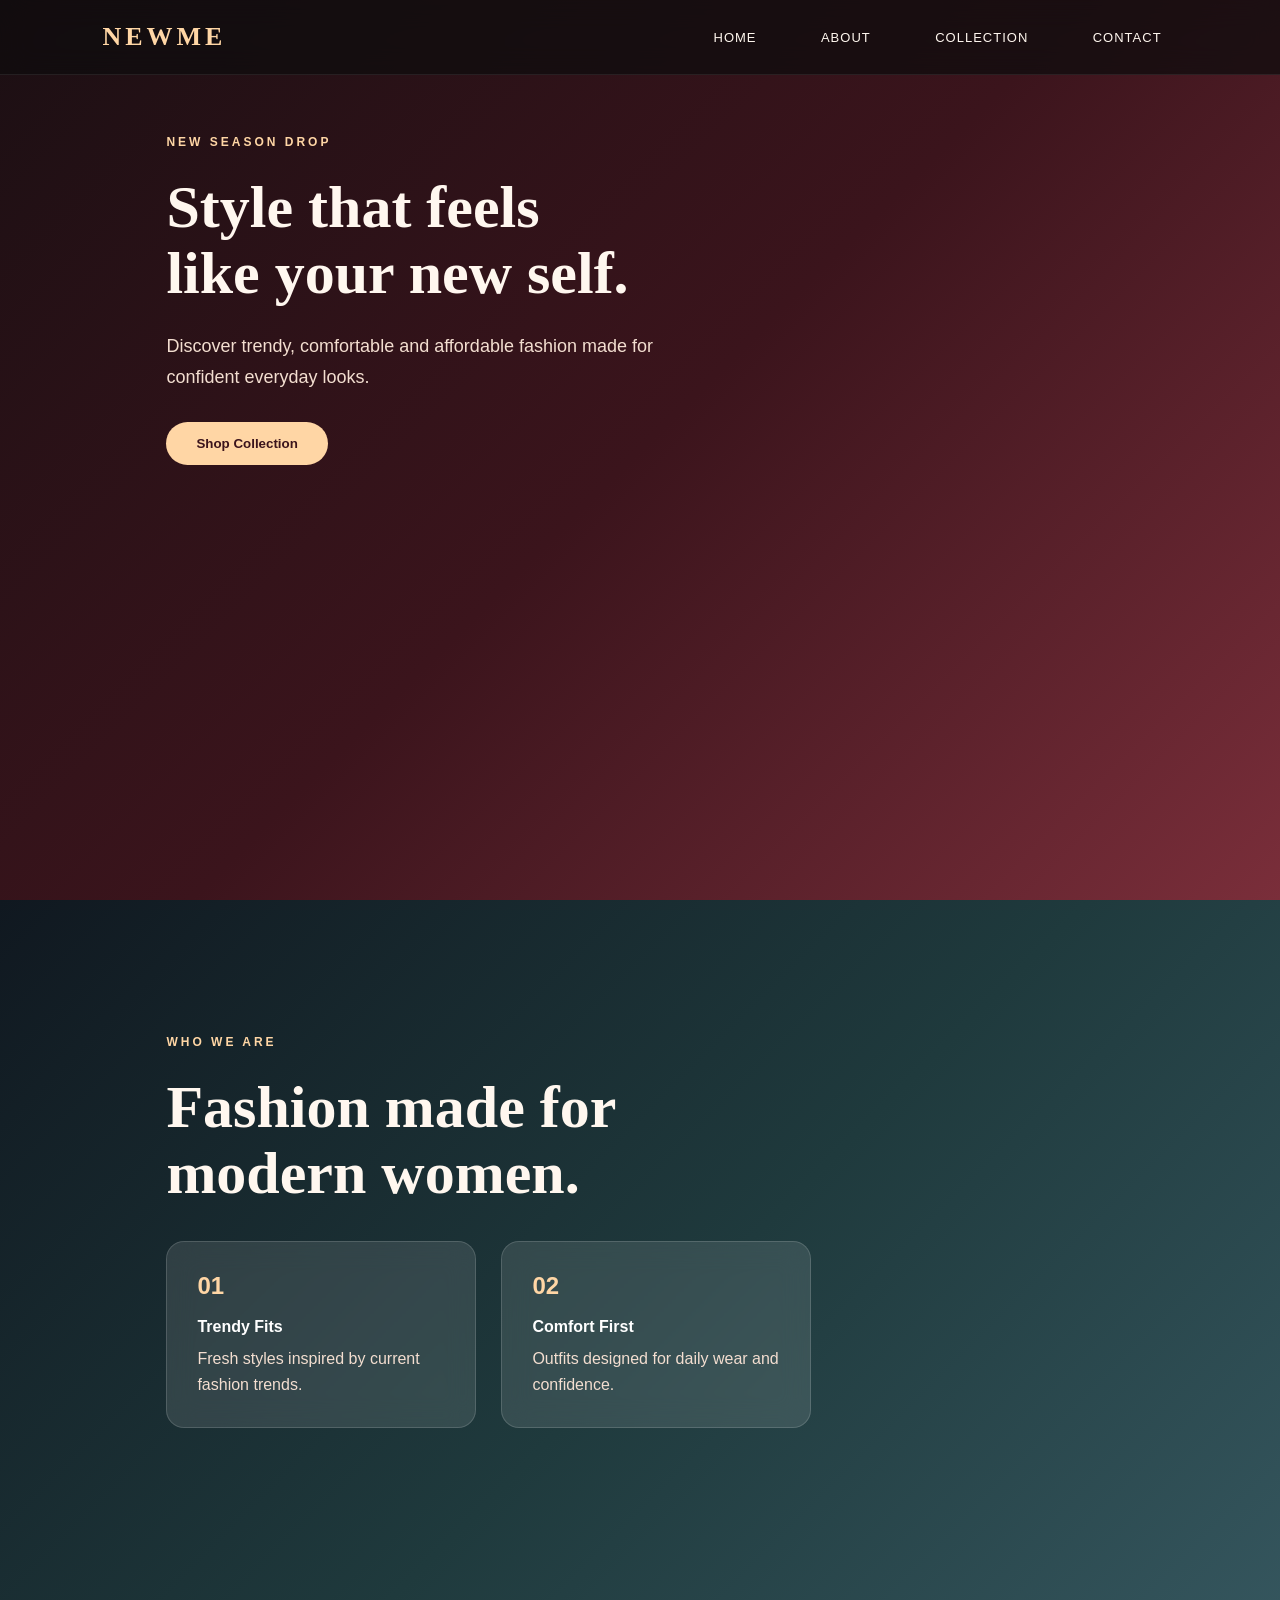
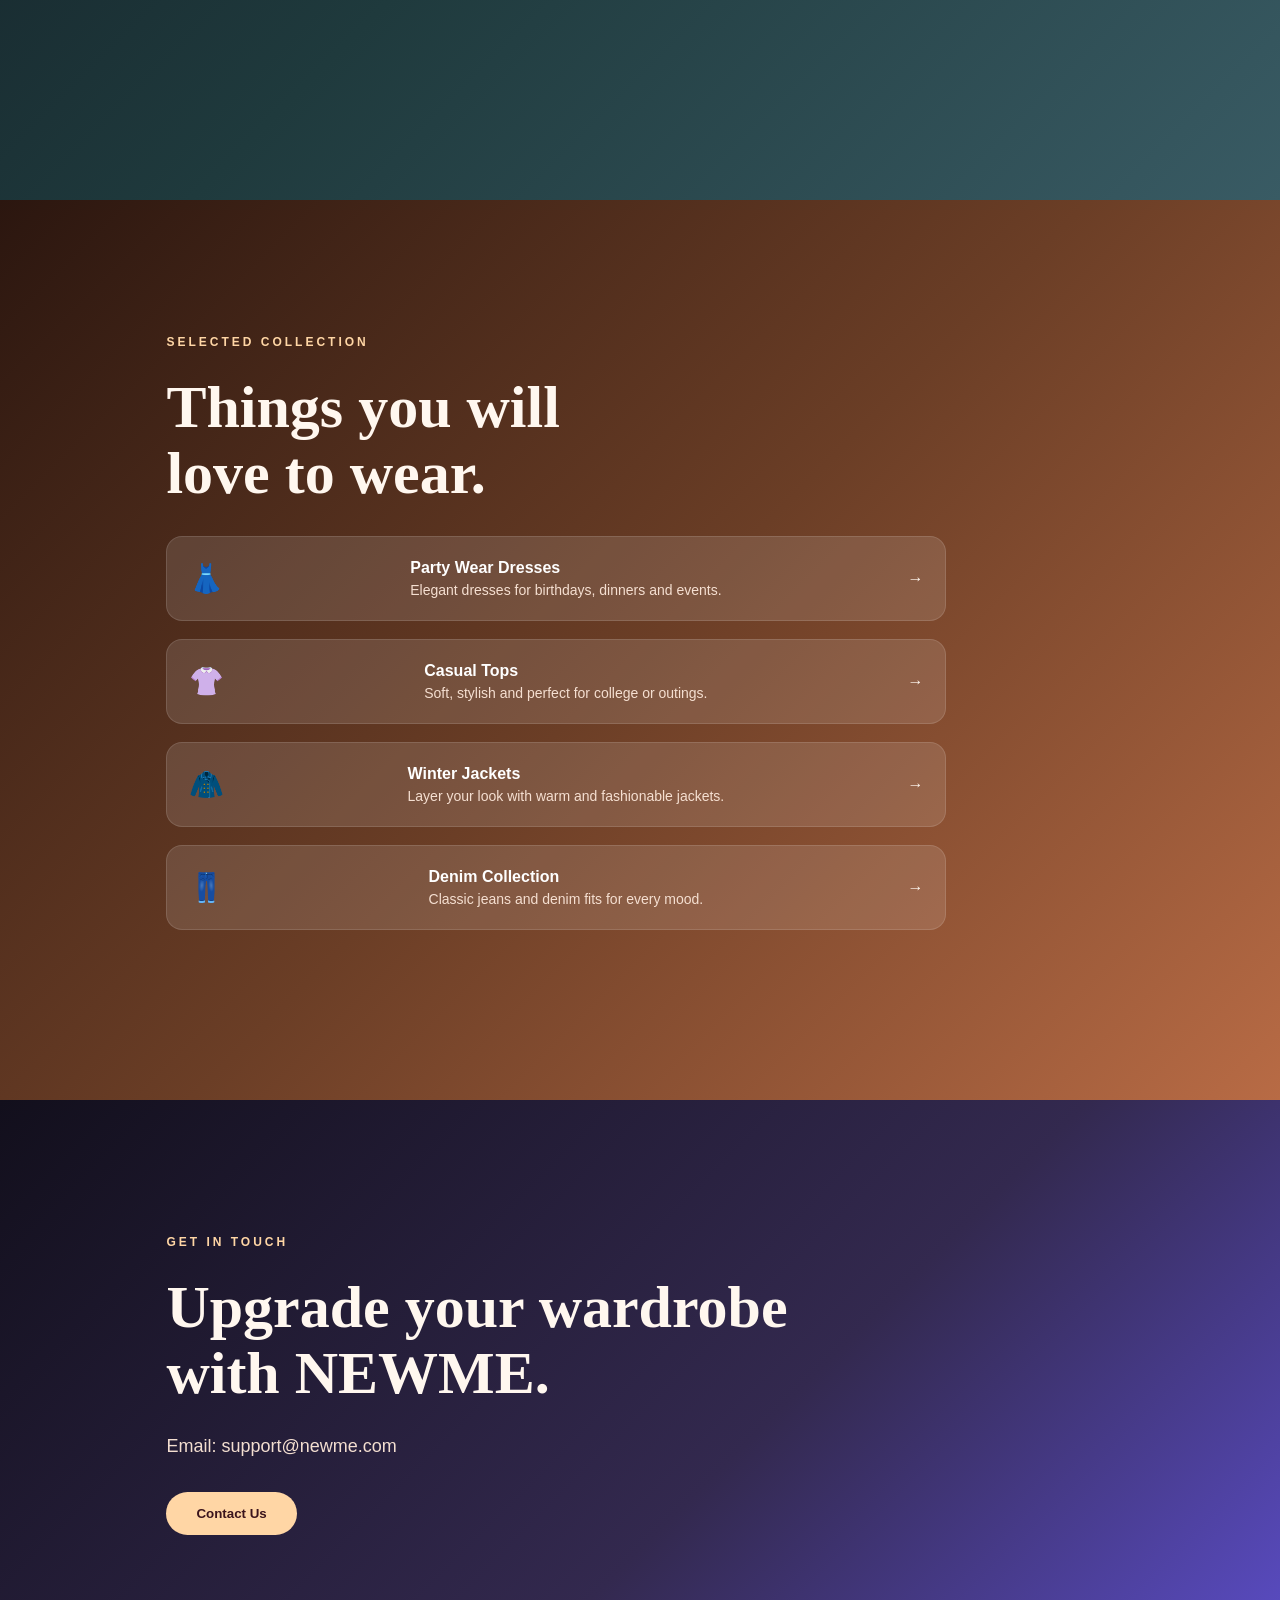
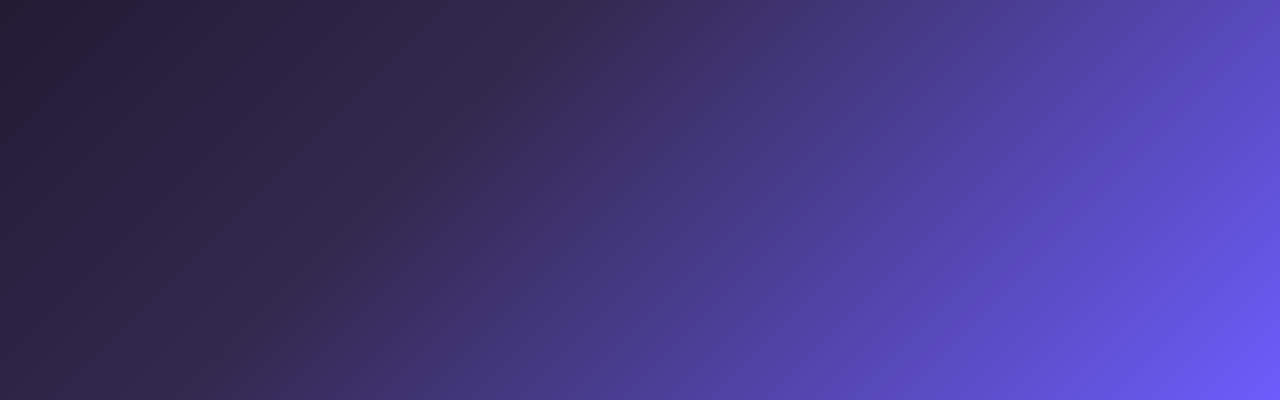
<file: SCT_WP_1/index.html>
<!DOCTYPE html>
<html lang="en">
<head>
  <meta charset="UTF-8" />
  <meta name="viewport" content="width=device-width, initial-scale=1.0" />
  <title>NEWME Clothing</title>
  <link rel="stylesheet" href="style.css" />
</head>
<body>

  <header id="navbar">
    <div class="logo">NEWME</div>

    <nav>
      <a href="#home">HOME</a>
      <a href="#about">ABOUT</a>
      <a href="#collection">COLLECTION</a>
      <a href="#contact">CONTACT</a>
    </nav>
  </header>

  <section id="home" class="hero section">
    <p class="small-text">NEW SEASON DROP</p>
    <h1>Style that feels<br>like your new self.</h1>
    <p class="desc">
      Discover trendy, comfortable and affordable fashion made for confident everyday looks.
    </p>
    <button>Shop Collection</button>
  </section>

  <section id="about" class="about section">
    <p class="small-text">WHO WE ARE</p>
    <h2>Fashion made for<br>modern women.</h2>

    <div class="cards">
      <div class="card">
        <h3>01</h3>
        <h4>Trendy Fits</h4>
        <p>Fresh styles inspired by current fashion trends.</p>
      </div>

      <div class="card">
        <h3>02</h3>
        <h4>Comfort First</h4>
        <p>Outfits designed for daily wear and confidence.</p>
      </div>
    </div>
  </section>

  <section id="collection" class="work section">
    <p class="small-text">SELECTED COLLECTION</p>
    <h2>Things you will<br>love to wear.</h2>

    <div class="list">
      <div class="item">
        <span>👗</span>
        <div>
          <h4>Party Wear Dresses</h4>
          <p>Elegant dresses for birthdays, dinners and events.</p>
        </div>
        <b>→</b>
      </div>

      <div class="item">
        <span>👚</span>
        <div>
          <h4>Casual Tops</h4>
          <p>Soft, stylish and perfect for college or outings.</p>
        </div>
        <b>→</b>
      </div>

      <div class="item">
        <span>🧥</span>
        <div>
          <h4>Winter Jackets</h4>
          <p>Layer your look with warm and fashionable jackets.</p>
        </div>
        <b>→</b>
      </div>

      <div class="item">
        <span>👖</span>
        <div>
          <h4>Denim Collection</h4>
          <p>Classic jeans and denim fits for every mood.</p>
        </div>
        <b>→</b>
      </div>
    </div>
  </section>

  <section id="contact" class="contact section">
    <p class="small-text">GET IN TOUCH</p>
    <h2>Upgrade your wardrobe<br>with NEWME.</h2>
    <p class = "desc" >
        Email: support@newme.com
        </p>
    <button>Contact Us</button>
  </section>

  <script src="script.js"></script>
</body>
</html>
</file>
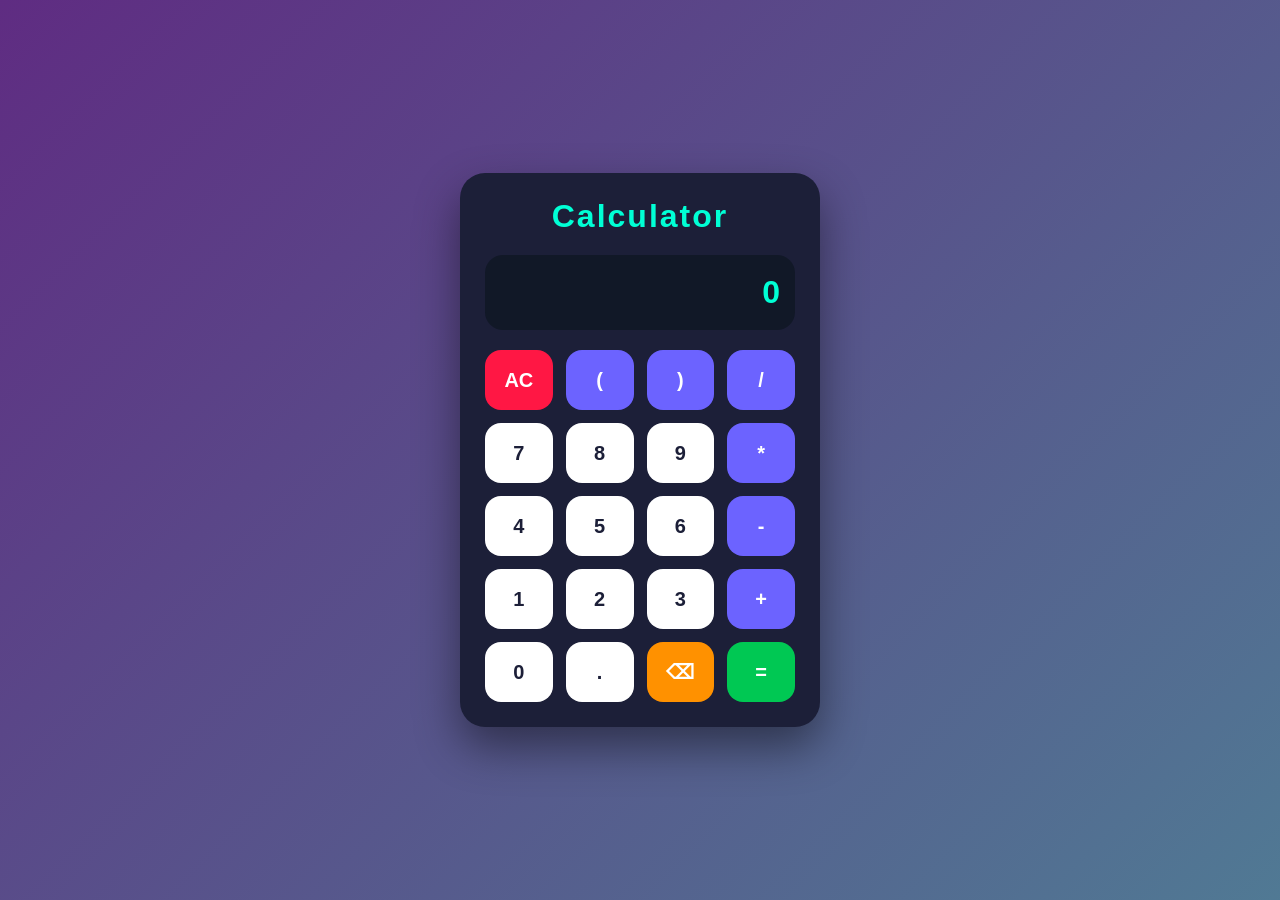
<file: SCT_WP_2/index.html>
<!DOCTYPE html>
<html lang="en">
<head>
  <meta charset="UTF-8">
  <meta name="viewport" content="width=device-width, initial-scale=1.0">
  <title>Calculator Web Application</title>
  <link rel="stylesheet" href="style.css">
</head>
<body>

  <div class="calculator">
    <h1>Calculator</h1>

    <input type="text" id="display" placeholder="0" readonly>

    <div class="buttons">
      <button class="clear">AC</button>
      <button class="operator">(</button>
      <button class="operator">)</button>
      <button class="operator">/</button>

      <button>7</button>
      <button>8</button>
      <button>9</button>
      <button class="operator">*</button>

      <button>4</button>
      <button>5</button>
      <button>6</button>
      <button class="operator">-</button>

      <button>1</button>
      <button>2</button>
      <button>3</button>
      <button class="operator">+</button>

      <button>0</button>
      <button>.</button>
      <button class="backspace">⌫</button>
      <button class="equal">=</button>
    </div>
  </div>

  <script src="script.js"></script>
</body>
</html>
</file>
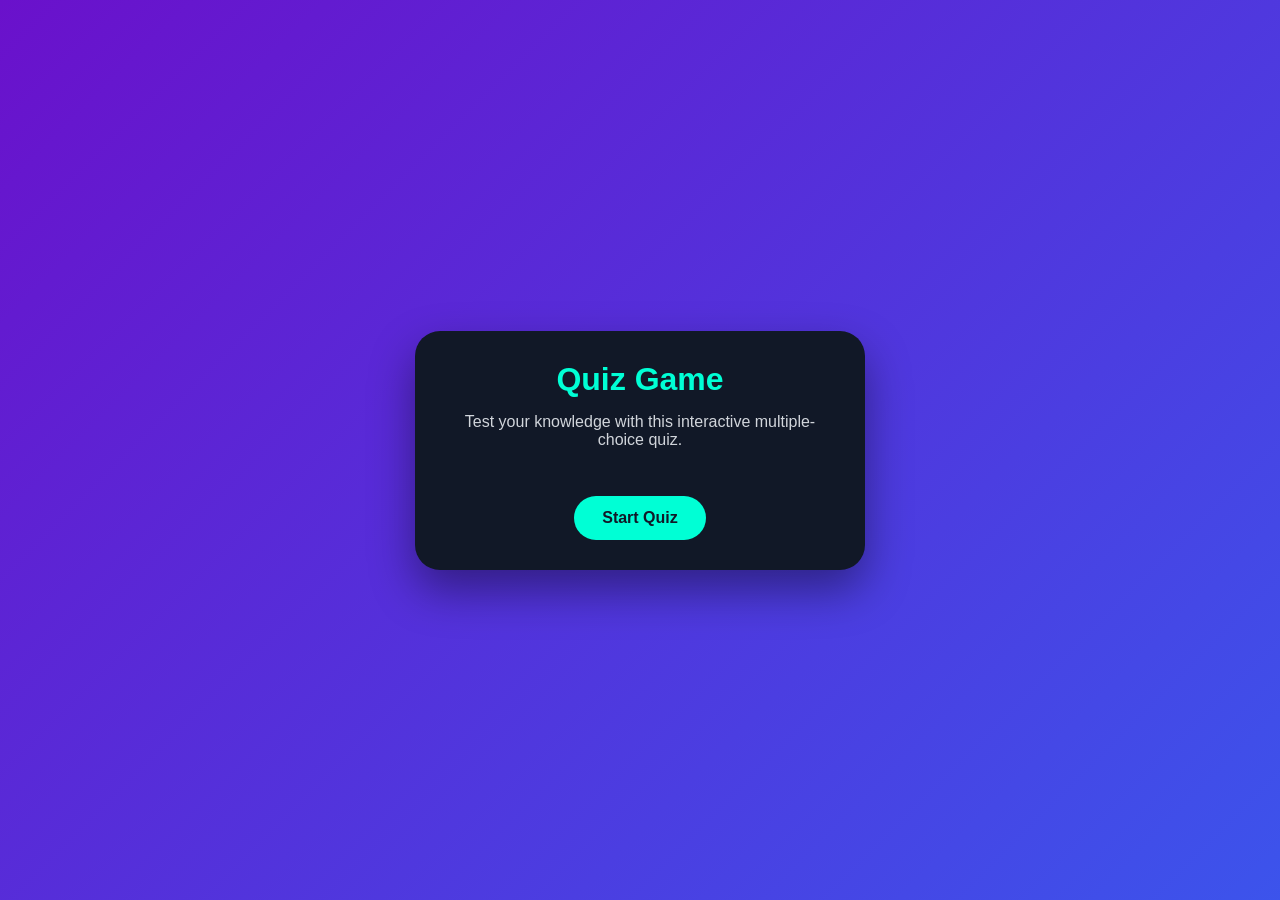
<file: SCT_WP_3/index.html>
<!DOCTYPE html>
<html lang="en">
<head>
  <meta charset="UTF-8" />
  <meta name="viewport" content="width=device-width, initial-scale=1.0" />
  <title>Quiz Game Application</title>
  <link rel="stylesheet" href="style.css" />
</head>
<body>

  <div class="quiz-container">

    <div class="start-screen" id="startScreen">
      <h1>Quiz Game</h1>
      <p>Test your knowledge with this interactive multiple-choice quiz.</p>
      <button id="startBtn">Start Quiz</button>
    </div>

    <div class="quiz-box hide" id="quizBox">
      <div class="top-bar">
        <span id="questionCount">Question 1/10</span>
        <span id="timer">15s</span>
      </div>

      <div class="progress">
        <div class="progress-bar" id="progressBar"></div>
      </div>

      <h2 id="question">Question text</h2>

      <div class="options" id="options"></div>

      <button id="nextBtn">Next</button>
    </div>

    <div class="result-box hide" id="resultBox">
      <h1>Quiz Completed!</h1>
      <h2 id="scoreText"></h2>
      <p id="message"></p>
      <button id="restartBtn">Restart Quiz</button>
    </div>

  </div>

  <script src="script.js"></script>
</body>
</html>
</file>
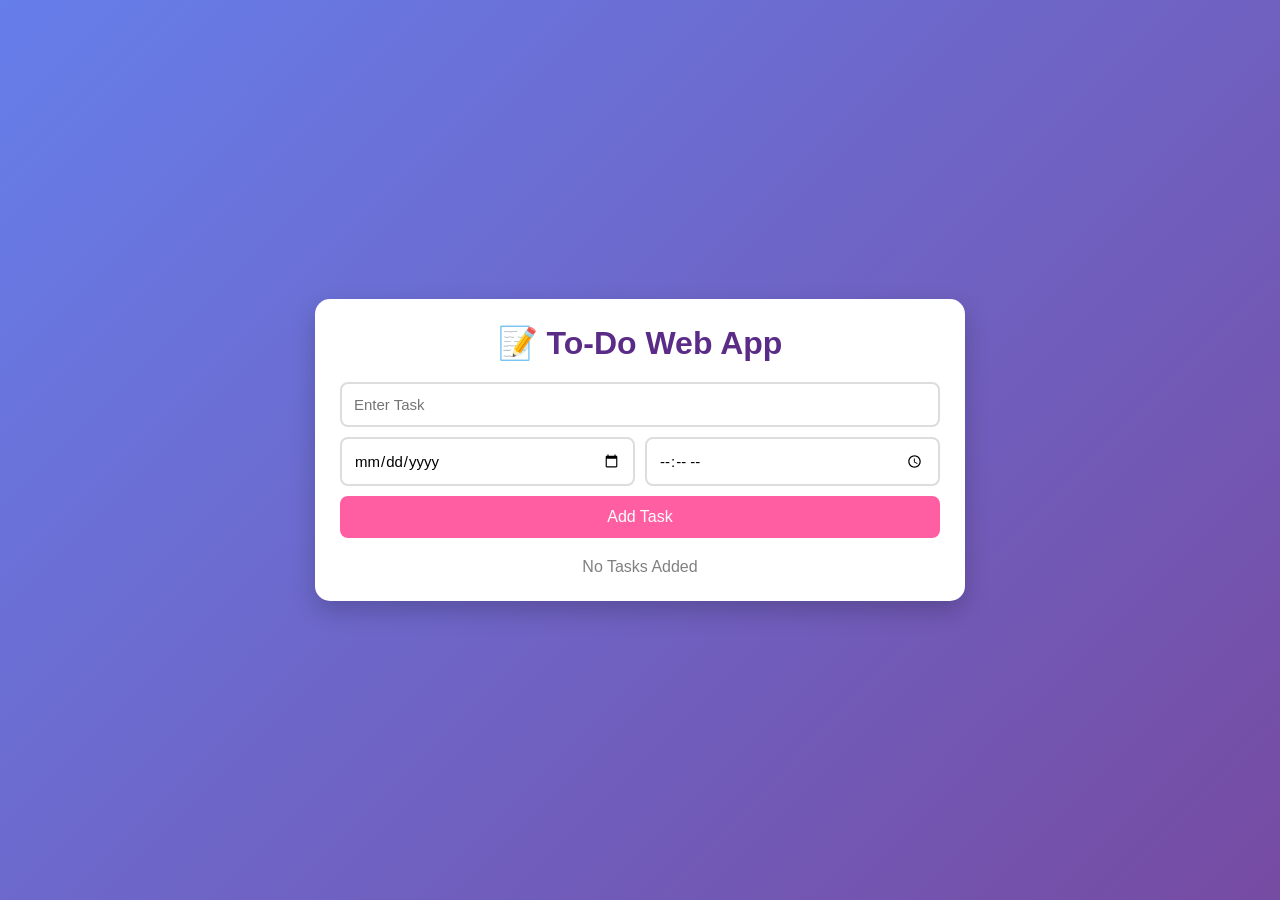
<file: SCT_WP_4/inex.html>
<!DOCTYPE html>
<html lang="en">
<head>
    <meta charset="UTF-8">
    <meta name="viewport" content="width=device-width, initial-scale=1.0">
    <title>To-Do Web App</title>

    <link rel="stylesheet" href="style.css">
</head>
<body>

<div class="container">

    <h1>📝 To-Do Web App</h1>

    <div class="input-box">

        <input type="text" id="taskInput" placeholder="Enter Task">

        <input type="date" id="dateInput">

        <input type="time" id="timeInput">

        <button id="addBtn">Add Task</button>

    </div>

    <ul id="taskList"></ul>

    <p id="emptyMsg">No Tasks Added</p>

</div>

<script src="script.js"></script>

</body>
</html>
</file>
<file: SCT_WP_1/style.css>
* {
  margin: 0;
  padding: 0;
  box-sizing: border-box;
}

html {
  scroll-behavior: smooth;
}

body {
  background: #0f0d0e;
  color: #fff7ef;
  font-family: "Poppins", sans-serif;
}

/* Header / Navbar */
header {
  position: fixed;
  top: 0;
  width: 100%;
  padding: 22px 8%;
  display: flex;
  justify-content: space-between;
  align-items: center;
  background: rgba(15, 13, 14, 0.75);
  backdrop-filter: blur(14px);
  z-index: 1000;
  transition: all 0.4s ease;
  border-bottom: 1px solid rgba(255, 255, 255, 0.08);
}

/* Navbar after scrolling */
header.scrolled {
  background: linear-gradient(90deg, #3b141c, #7a2e3a);
  padding: 14px 8%;
  box-shadow: 0 8px 25px rgba(0, 0, 0, 0.45);
}

.logo {
  font-size: 26px;
  font-weight: 700;
  letter-spacing: 4px;
  color: #ffd6a5;
  font-family: "Playfair Display", serif;
}

nav a {
  color: #fff7ef;
  text-decoration: none;
  font-size: 13px;
  margin-left: 28px;
  padding: 8px 16px;
  border-radius: 25px;
  transition: 0.3s ease;
  font-weight: 500;
  letter-spacing: 1px;
}

/* Menu hover effect */
nav a:hover {
  background: #ffd6a5;
  color: #3b141c;
  box-shadow: 0 0 15px rgba(255, 214, 165, 0.5);
}

/* Common section style */
.section {
  min-height: 100vh;
  padding: 135px 13%;
}

/* Background color combinations */
.hero {
  background: linear-gradient(135deg, #1b0f13, #3b141c, #7a2e3a);
}

.about {
  background: linear-gradient(135deg, #101820, #1f3a3d, #395b64);
}

.work {
  background: linear-gradient(135deg, #2b160f, #6b3e26, #b86b45);
}

.contact {
  background: linear-gradient(135deg, #120f1c, #33294f, #6d5dfc);
}

.small-text {
  font-size: 12px;
  letter-spacing: 3px;
  color: #ffd6a5;
  margin-bottom: 25px;
  font-weight: 600;
}

h1, h2 {
  font-family: "Playfair Display", serif;
  font-size: 60px;
  line-height: 1.1;
  margin-bottom: 25px;
  color: #fff7ef;
}

.desc {
  max-width: 540px;
  font-size: 18px;
  color: #f3ded0;
  margin-bottom: 30px;
  line-height: 1.7;
}

button {
  padding: 14px 30px;
  border: none;
  border-radius: 30px;
  background: #ffd6a5;
  color: #3b141c;
  font-weight: 700;
  cursor: pointer;
  transition: 0.3s ease;
  font-family: "Poppins", sans-serif;
}

button:hover {
  background: #fff7ef;
  transform: translateY(-4px);
  box-shadow: 0 10px 25px rgba(255, 214, 165, 0.4);
}

/* Cards */
.cards {
  display: flex;
  gap: 25px;
  margin-top: 35px;
  flex-wrap: wrap;
}

.card {
  width: 310px;
  padding: 30px;
  border-radius: 18px;
  background: rgba(255, 255, 255, 0.11);
  backdrop-filter: blur(14px);
  transition: 0.3s ease;
  border: 1px solid rgba(255, 255, 255, 0.15);
}

.card:hover {
  transform: translateY(-10px);
  background: rgba(255, 255, 255, 0.19);
  box-shadow: 0 15px 30px rgba(0,0,0,0.3);
}

.card h3 {
  color: #ffd6a5;
  margin-bottom: 18px;
  font-size: 24px;
}

.card h4 {
  margin-bottom: 10px;
  color: #ffffff;
}

.card p {
  color: #f3ded0;
  line-height: 1.6;
}

/* Collection list */
.list {
  max-width: 780px;
  margin-top: 30px;
}

.item {
  display: flex;
  align-items: center;
  gap: 20px;
  justify-content: space-between;
  padding: 22px;
  margin-bottom: 18px;
  border-radius: 16px;
  background: rgba(255,255,255,0.12);
  transition: 0.3s ease;
  border: 1px solid rgba(255,255,255,0.12);
}

.item:hover {
  background: rgba(255,255,255,0.22);
  transform: translateX(10px);
  box-shadow: 0 12px 25px rgba(0,0,0,0.25);
}

.item span {
  font-size: 28px;
}

.item h4 {
  color: #ffffff;
  margin-bottom: 5px;
}

.item p {
  color: #f5dfd1;
  font-size: 14px;
}

/* Responsive */
@media (max-width: 768px) {
  header {
    padding: 18px 6%;
    flex-direction: column;
    gap: 14px;
  }

  header.scrolled {
    padding: 14px 6%;
  }

  nav a {
    margin-left: 5px;
    font-size: 11px;
    padding: 7px 10px;
  }

  .section {
    padding: 145px 8%;
  }

  h1, h2 {
    font-size: 40px;
  }

  .desc {
    font-size: 16px;
  }

  .card {
    width: 100%;
  }

  .item {
    align-items: flex-start;
  }
}
</file>
<file: SCT_WP_2/style.css>
* {
  margin: 0;
  padding: 0;
  box-sizing: border-box;
  font-family: "Poppins", sans-serif;
}

body {
  min-height: 100vh;
  background: linear-gradient(135deg, #5f2c82, #49a09d, #ff6a00);
  background-size: 300% 300%;
  animation: gradientMove 10s ease infinite;
  display: flex;
  justify-content: center;
  align-items: center;
}

@keyframes gradientMove {
  0% {
    background-position: 0% 50%;
  }
  50% {
    background-position: 100% 50%;
  }
  100% {
    background-position: 0% 50%;
  }
}

.calculator {
  width: 360px;
  padding: 25px;
  border-radius: 25px;
  background: #1c1f38;
  box-shadow: 0 20px 45px rgba(0, 0, 0, 0.45);
}

h1 {
  text-align: center;
  color: #00ffd5;
  margin-bottom: 20px;
  letter-spacing: 2px;
}

#display {
  width: 100%;
  height: 75px;
  border: none;
  outline: none;
  border-radius: 18px;
  background: #111827;
  color: #00ffd5;
  font-size: 32px;
  font-weight: 600;
  text-align: right;
  padding: 15px;
  margin-bottom: 20px;
}

#display::placeholder {
  color: #00ffd5;
}

.buttons {
  display: grid;
  grid-template-columns: repeat(4, 1fr);
  gap: 13px;
}

button {
  height: 60px;
  border: none;
  border-radius: 16px;
  font-size: 20px;
  font-weight: 600;
  cursor: pointer;
  background: #ffffff;
  color: #1c1f38;
  transition: 0.3s ease;
}

button:hover {
  background: #00ffd5;
  color: #111827;
  transform: translateY(-3px);
}

button:active {
  transform: scale(0.95);
}

/* Remove focus highlight after clicking */
button:focus {
    outline: none;
    background: #ffffff;
    color: #1c1f38;
}

/* Show color only while the button is actually being pressed */
button:active {
    transform: scale(0.95);
    background: #00ffd5;
    color: #111827;
}

.operator {
  background: #6c63ff;
  color: white;
}

.operator:hover {
  background: #4b44d4;
  color: white;
}

.equal {
  background: #00c853;
  color: white;
}

.equal:hover {
  background: #00a844;
  color: white;
}

.clear {
  background: #ff1744;
  color: white;
}

.clear:hover {
  background: #d5002f;
  color: white;
}

.backspace {
  background: #ff9100;
  color: white;
}

.backspace:hover {
  background: #ff6d00;
  color: white;
}

@media (max-width: 430px) {
  .calculator {
    width: 90%;
    padding: 20px;
  }

  button {
    height: 55px;
    font-size: 18px;
  }

  #display {
    font-size: 26px;
  }

  h1 {
    font-size: 26px;
  }
}
</file>
<file: SCT_WP_3/style.css>
* {
  margin: 0;
  padding: 0;
  box-sizing: border-box;
  font-family: "Poppins", sans-serif;
}

body {
  min-height: 100vh;
  background: linear-gradient(135deg, #6a11cb, #2575fc, #ff6a00);
  background-size: 300% 300%;
  animation: bgMove 10s ease infinite;
  display: flex;
  justify-content: center;
  align-items: center;
}

@keyframes bgMove {
  0% { background-position: 0% 50%; }
  50% { background-position: 100% 50%; }
  100% { background-position: 0% 50%; }
}

.quiz-container {
  width: 450px;
  background: #111827;
  color: white;
  padding: 30px;
  border-radius: 25px;
  box-shadow: 0 20px 45px rgba(0,0,0,0.4);
}

.start-screen,
.result-box {
  text-align: center;
}

h1 {
  color: #00ffd5;
  margin-bottom: 15px;
}

p {
  color: #d1d5db;
  margin-bottom: 25px;
}

.top-bar {
  display: flex;
  justify-content: space-between;
  margin-bottom: 15px;
  font-weight: 600;
  color: #00ffd5;
}

.progress {
  width: 100%;
  height: 10px;
  background: #374151;
  border-radius: 20px;
  margin-bottom: 25px;
  overflow: hidden;
}

.progress-bar {
  height: 100%;
  width: 0%;
  background: #00ffd5;
  transition: 0.4s;
}

#question {
  font-size: 22px;
  margin-bottom: 20px;
}

.options {
  display: flex;
  flex-direction: column;
  gap: 12px;
}

.option {
  padding: 14px;
  background: #ffffff;
  color: #111827;
  border: none;
  border-radius: 14px;
  font-size: 16px;
  cursor: pointer;
  text-align: left;
  transition: 0.3s;
}

.option:hover {
  background: #00ffd5;
  transform: translateX(5px);
}

.option.correct {
  background: #00c853;
  color: white;
}

.option.wrong {
  background: #ff1744;
  color: white;
}

button {
  margin-top: 22px;
  padding: 13px 28px;
  border: none;
  border-radius: 25px;
  background: #00ffd5;
  color: #111827;
  font-size: 16px;
  font-weight: 700;
  cursor: pointer;
  transition: 0.3s;
}

button:hover {
  background: white;
  transform: translateY(-3px);
}

#nextBtn {
  width: 100%;
  display: none;
}

.hide {
  display: none;
}

#scoreText {
  color: #ffb703;
  margin: 20px 0;
}

@media (max-width: 500px) {
  .quiz-container {
    width: 90%;
    padding: 22px;
  }

  #question {
    font-size: 19px;
  }
}
</file>
<file: SCT_WP_4/style.css>
*{
    margin:0;
    padding:0;
    box-sizing:border-box;
    font-family:Arial,sans-serif;
}

body{
    background:linear-gradient(135deg,#667eea,#764ba2);
    display:flex;
    justify-content:center;
    align-items:center;
    min-height:100vh;
    padding:20px;
}

.container{
    width:100%;
    max-width:650px;
    background:#fff;
    border-radius:15px;
    padding:25px;
    box-shadow:0 10px 25px rgba(0,0,0,.2);
}

h1{
    text-align:center;
    color:#5b2c87;
    margin-bottom:20px;
}

.input-box{
    display:flex;
    flex-wrap:wrap;
    gap:10px;
}

#taskInput{
    width:100%;
}

input{
    padding:12px;
    border:2px solid #ddd;
    border-radius:8px;
    font-size:15px;
    outline:none;
}

#dateInput,
#timeInput{
    flex:1;
}

#addBtn{
    width:100%;
    padding:12px;
    border:none;
    background:#ff5fa2;
    color:white;
    font-size:16px;
    border-radius:8px;
    cursor:pointer;
}

#addBtn:hover{
    background:#ff2f82;
}

ul{
    list-style:none;
    margin-top:20px;
}

li{
    background:#f2ecff;
    padding:15px;
    margin-bottom:12px;
    border-radius:10px;
    display:flex;
    justify-content:space-between;
    align-items:center;
}

.taskInfo{
    flex:1;
}

.taskTitle{
    font-weight:bold;
    font-size:17px;
}

.taskDate{
    font-size:13px;
    color:#555;
    margin-top:5px;
}

.completed .taskTitle{
    text-decoration:line-through;
    color:gray;
}

.actions button{
    margin-left:5px;
    padding:8px 12px;
    border:none;
    border-radius:5px;
    cursor:pointer;
    color:white;
}

.done{
    background:#4CAF50;
}

.edit{
    background:#2196F3;
}

.delete{
    background:#f44336;
}

#emptyMsg{
    text-align:center;
    margin-top:20px;
    color:gray;
}
</file>
